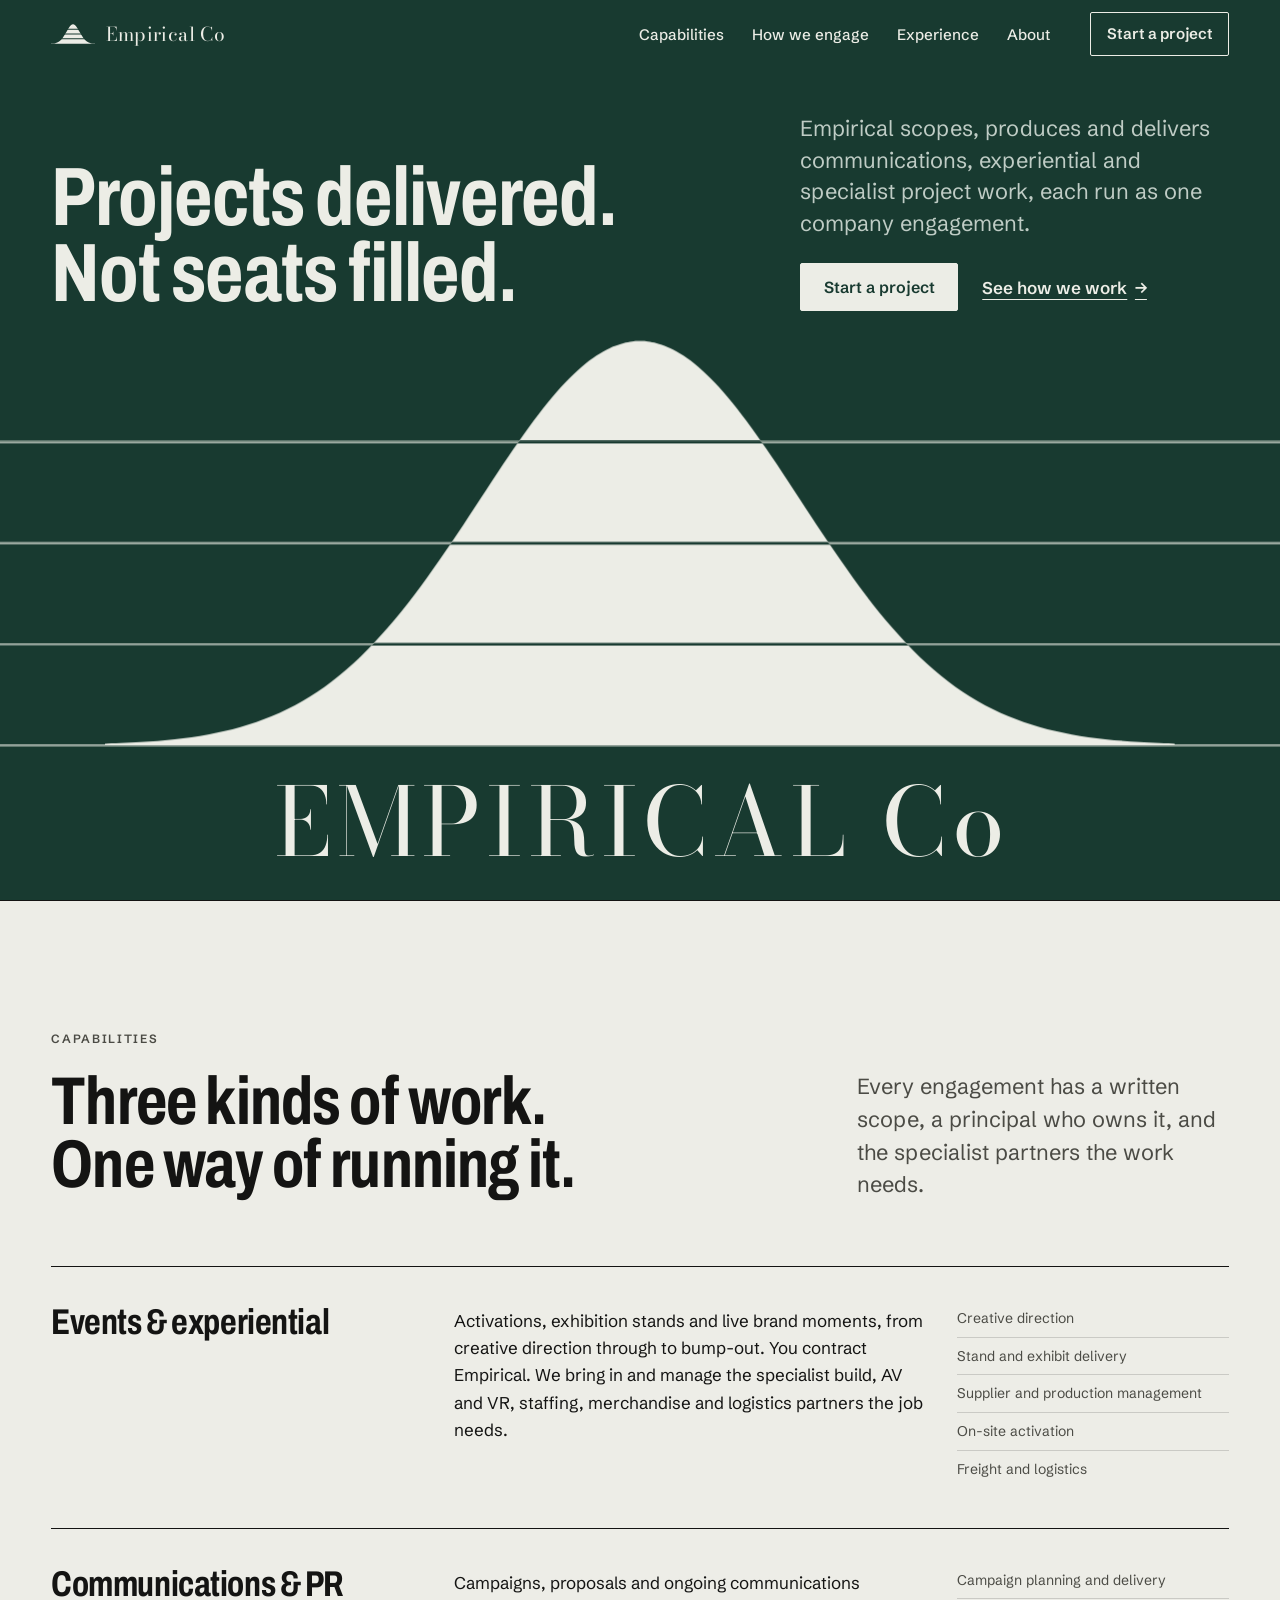
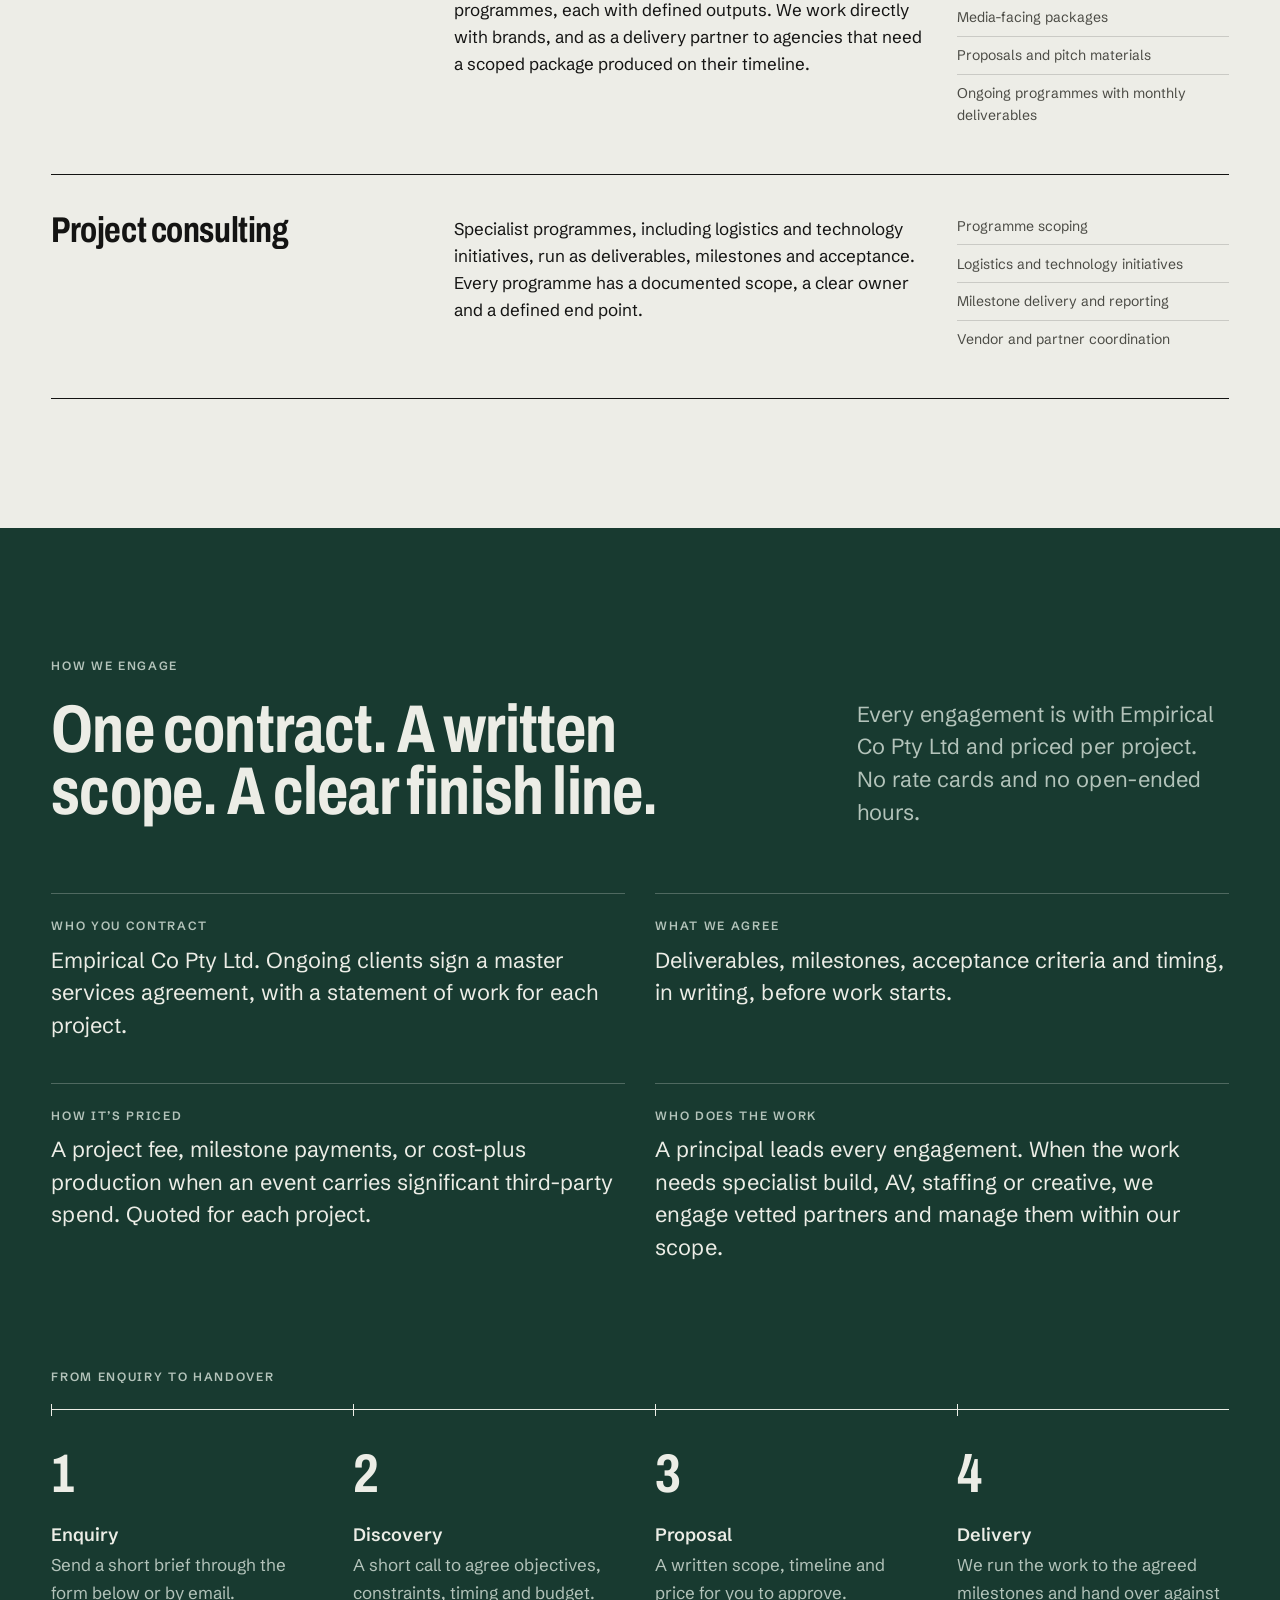
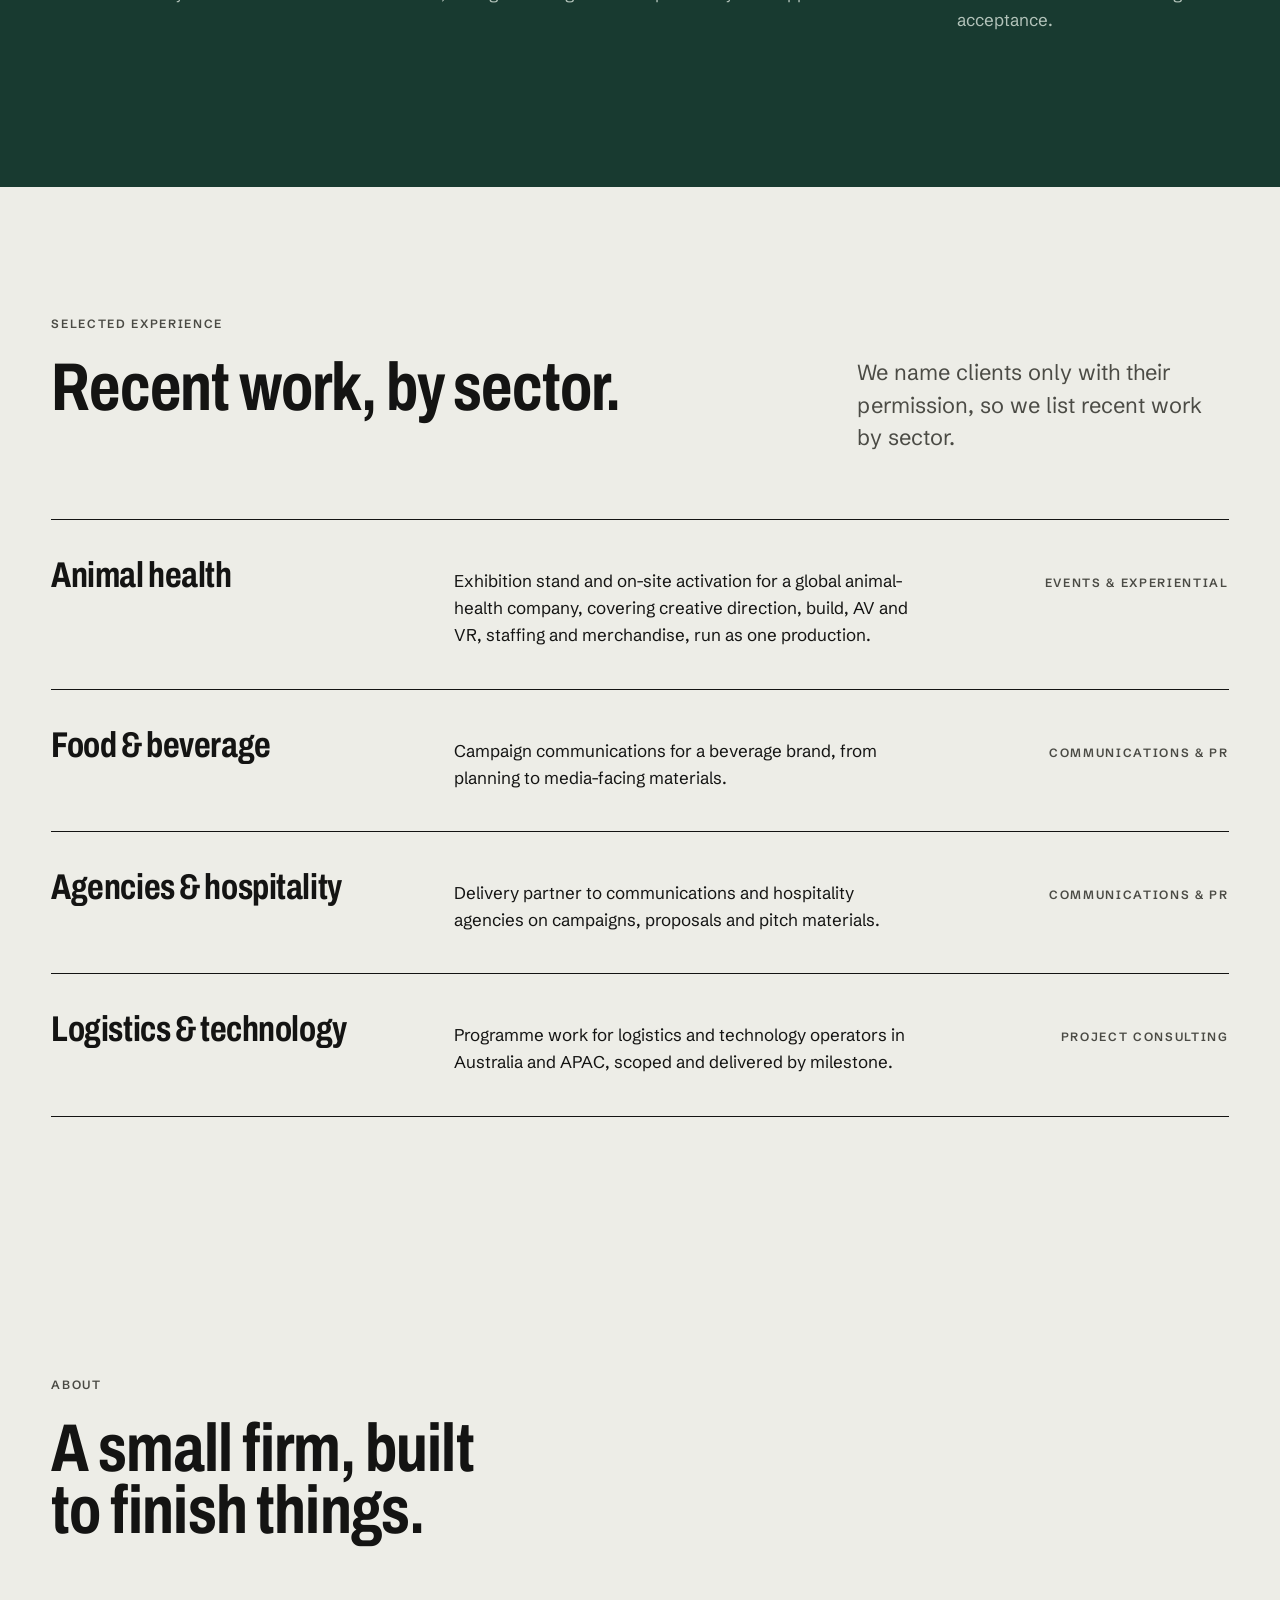
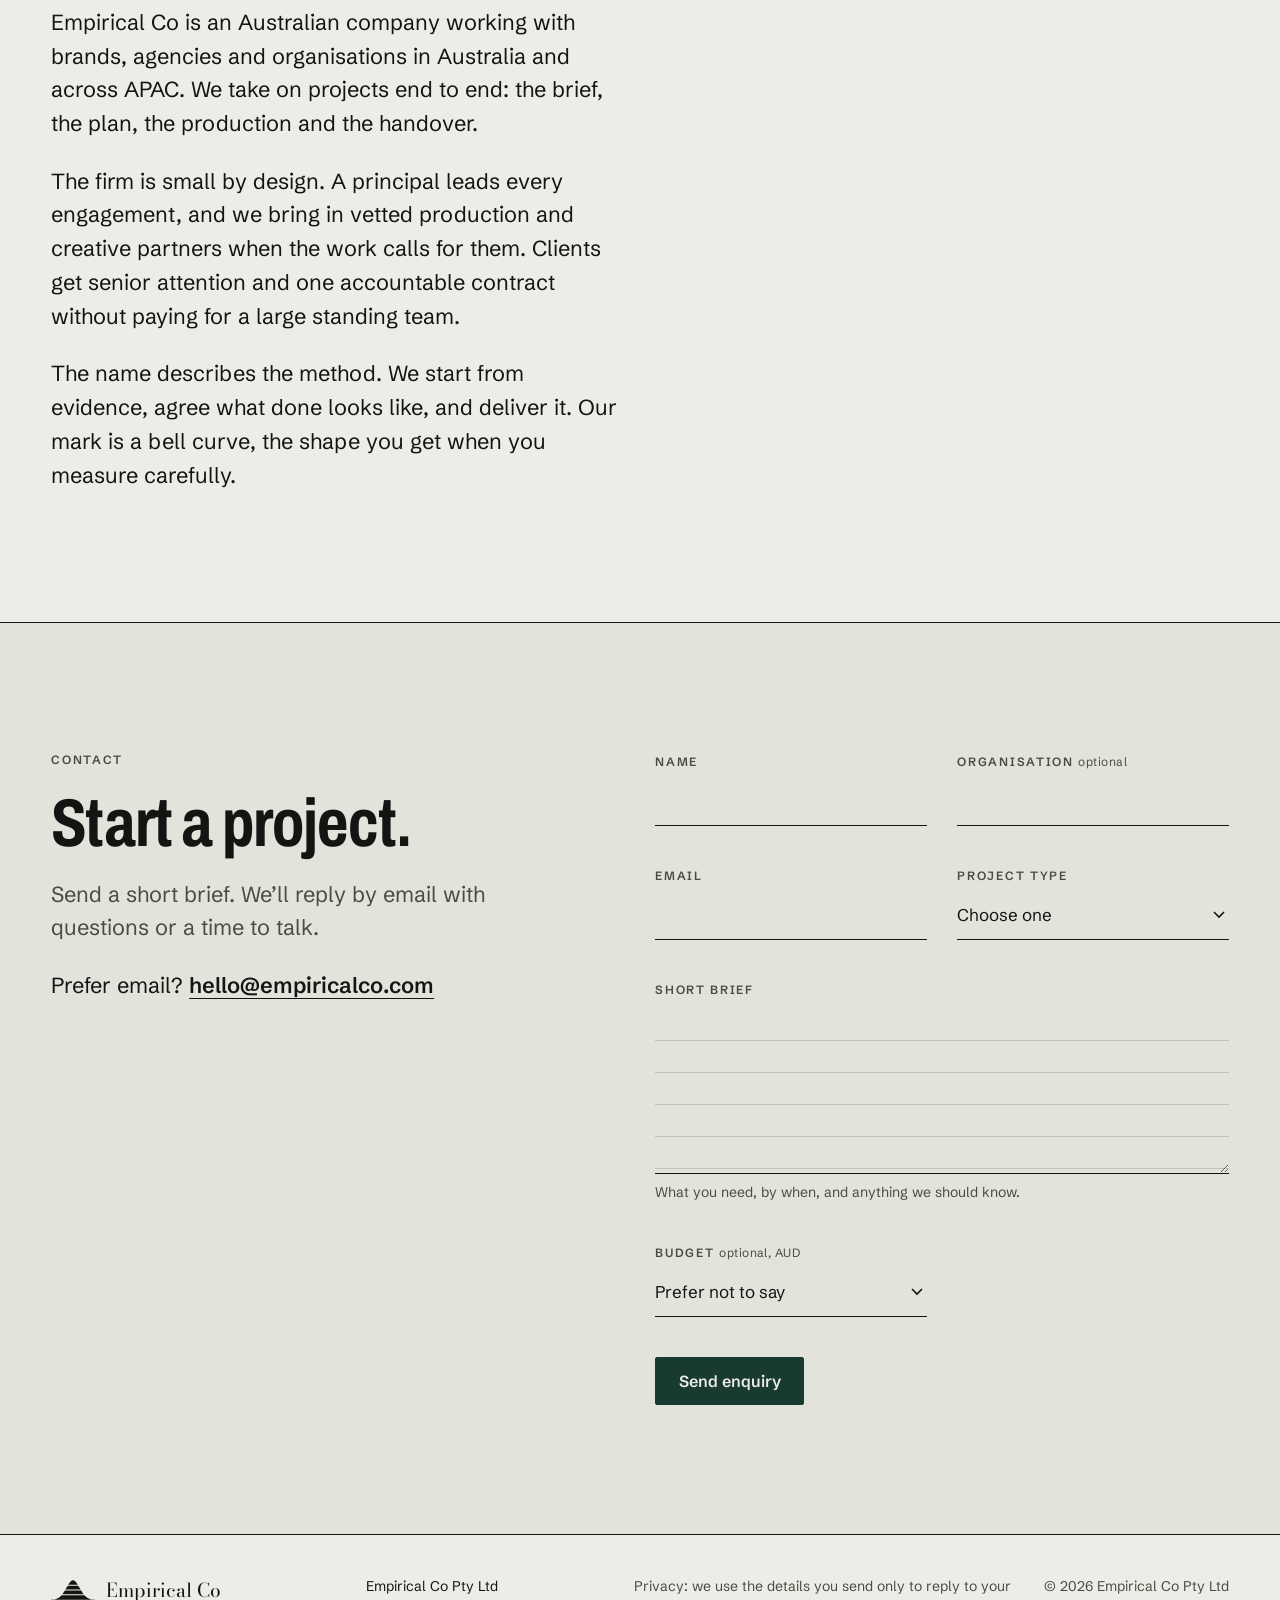
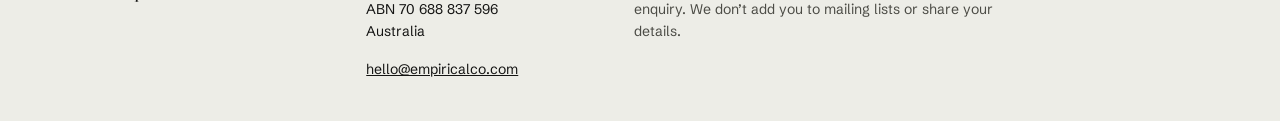
<file: index.html>
<!doctype html>
<html lang="en-AU">
<head>
<meta charset="utf-8">
<meta name="viewport" content="width=device-width, initial-scale=1, viewport-fit=cover">
<title>Empirical Co — communications, experiential, project delivery</title>
<meta name="description" content="Empirical Co Pty Ltd scopes, produces and delivers communications, experiential and specialist project work for brands and organisations in Australia and APAC.">
<link rel="canonical" href="https://empiricalco.com/">
<meta name="theme-color" content="#183A30">

<meta property="og:type" content="website">
<meta property="og:site_name" content="Empirical Co">
<meta property="og:url" content="https://empiricalco.com/">
<meta property="og:title" content="Empirical Co — communications, experiential, project delivery">
<meta property="og:description" content="Communications, experiential and specialist project work, scoped, produced and run as one company engagement.">
<meta property="og:image" content="https://empiricalco.com/assets/og.png">
<meta property="og:image:width" content="1200">
<meta property="og:image:height" content="630">
<meta property="og:image:alt" content="The Empirical Co logo: a bell curve crossed by horizontal rules, above the wordmark.">
<meta name="twitter:card" content="summary_large_image">

<link rel="icon" href="favicon.svg" type="image/svg+xml">
<link rel="icon" href="assets/favicon-32.png" sizes="32x32" type="image/png">
<link rel="apple-touch-icon" href="assets/apple-touch-icon.png">

<link rel="preconnect" href="https://fonts.googleapis.com">
<link rel="preconnect" href="https://fonts.gstatic.com" crossorigin>
<link rel="stylesheet" href="https://fonts.googleapis.com/css2?family=Archivo:wdth,wght@75,700&family=Bodoni+Moda:opsz,wght@6..96,400&family=Schibsted+Grotesk:wght@400..700&display=swap">
<link rel="stylesheet" href="styles.css">

<script type="application/ld+json">
{
  "@context": "https://schema.org",
  "@type": "Organization",
  "name": "Empirical Co",
  "legalName": "Empirical Co Pty Ltd",
  "url": "https://empiricalco.com/",
  "email": "hello@empiricalco.com",
  "taxID": "ABN 70 688 837 596",
  "logo": "https://empiricalco.com/assets/icon-512.png",
  "address": { "@type": "PostalAddress", "addressCountry": "AU" },
  "description": "Communications, experiential and specialist project work, scoped, produced and run as one company engagement."
}
</script>
</head>
<body>
<a class="skip" href="#main">Skip to content</a>

<!-- ============================================================
     NAVIGATION
     ============================================================ -->
<header class="nav" data-nav>
  <div class="wrap nav__inner">
    <a class="nav__brand" href="#top" aria-label="Empirical Co, back to top">
      <svg class="mark" viewBox="0 0 64 32" aria-hidden="true" focusable="false">
        <defs>
          <mask id="mark-cut-nav" maskUnits="userSpaceOnUse" x="0" y="0" width="64" height="32">
            <rect width="64" height="32" fill="#fff"/>
            <path d="M0 9h64M0 16h64M0 23h64" stroke="#000" stroke-width="1.6"/>
          </mask>
        </defs>
        <path mask="url(#mark-cut-nav)" fill="currentColor" d="M0.0 30.0L0.0 29.9C1.0 29.8 4.2 29.7 6.2 29.3C8.1 28.8 10.0 28.2 11.8 26.9C13.6 25.7 15.3 23.9 16.9 21.9C18.5 19.8 20.0 17.0 21.4 14.7C22.8 12.4 24.2 9.8 25.3 8.0C26.5 6.2 27.6 4.7 28.5 3.8C29.4 2.8 30.3 2.5 30.9 2.2C31.4 1.9 31.6 2.0 32.0 2.0C32.4 2.0 32.6 1.9 33.1 2.2C33.7 2.5 34.6 2.8 35.5 3.8C36.4 4.7 37.5 6.2 38.7 8.0C39.8 9.8 41.2 12.4 42.6 14.7C44.0 17.0 45.5 19.8 47.1 21.9C48.7 23.9 50.4 25.7 52.2 26.9C54.0 28.2 55.9 28.8 57.8 29.3C59.8 29.7 63.0 29.8 64.0 29.9L64.0 30.0Z"/>
      </svg>
      <span>Empirical Co</span>
    </a>
    <button class="nav__toggle" type="button" aria-expanded="false" aria-controls="nav-panel">Menu</button>
    <div class="nav__panel" id="nav-panel">
      <nav aria-label="Primary">
        <ul class="nav__links">
          <li><a href="#capabilities">Capabilities</a></li>
          <li><a href="#engage">How we engage</a></li>
          <li><a href="#experience">Experience</a></li>
          <li><a href="#about">About</a></li>
        </ul>
      </nav>
      <a class="nav__cta" href="#contact">Start a project</a>
    </div>
  </div>
</header>

<main id="main">

<!-- ============================================================
     HERO
     ============================================================ -->
<section class="hero" id="top" aria-labelledby="hero-title">
  <div class="wrap hero__copy">
    <h1 class="hero__title display" id="hero-title">Projects delivered.<br> Not seats filled.</h1>
    <div class="hero__aside">
      <p class="hero__lede">Empirical scopes, produces and delivers communications, experiential and specialist project work, each run as one company engagement.</p>
      <div class="hero__ctas">
        <a class="btn" href="#contact">Start a project</a>
        <a class="link-arrow" href="#engage">See how we work <span aria-hidden="true">→</span></a>
      </div>
    </div>
  </div>

  <div class="hero__stage">
    <svg class="lockup" viewBox="0 0 1400 700" preserveAspectRatio="xMidYMax meet" role="img" aria-labelledby="lockup-title">
      <title id="lockup-title">Empirical Co</title>
      <defs>
        <path id="curve" d="M0.0 533.0L0.0 531.0C7.7 530.6 30.9 529.8 46.1 528.9C61.2 527.9 76.2 526.8 91.0 525.1C105.7 523.4 120.3 521.5 134.7 518.9C149.0 516.2 163.2 513.2 177.1 509.2C191.1 505.2 204.8 500.6 218.3 494.9C231.8 489.2 245.1 482.7 258.2 475.1C271.3 467.5 284.2 458.9 296.8 449.2C309.5 439.5 321.9 428.7 334.1 417.1C346.3 405.4 358.3 392.5 370.0 379.1C381.7 365.7 393.2 351.2 404.5 336.5C415.7 321.7 426.8 306.2 437.5 290.7C448.3 275.3 458.8 259.4 469.1 244.0C479.3 228.6 489.4 213.0 499.1 198.3C508.8 183.5 518.3 169.0 527.5 155.5C536.7 142.0 545.6 129.0 554.3 117.2C562.9 105.4 571.3 94.4 579.3 84.5C587.3 74.7 595.1 65.8 602.5 58.0C609.9 50.2 617.1 43.5 623.8 37.7C630.6 31.9 637.0 27.1 643.1 23.1C649.2 19.0 654.9 16.0 660.2 13.4C665.5 10.9 670.4 9.2 674.9 7.8C679.3 6.4 683.4 5.6 686.9 5.0C690.3 4.4 693.5 4.3 695.7 4.1C697.9 3.9 698.6 4.0 700.0 4.0C701.4 4.0 702.1 3.9 704.3 4.1C706.5 4.3 709.7 4.4 713.1 5.0C716.6 5.6 720.7 6.4 725.1 7.8C729.6 9.2 734.5 10.9 739.8 13.4C745.1 16.0 750.8 19.0 756.9 23.1C763.0 27.1 769.4 31.9 776.2 37.7C782.9 43.5 790.1 50.2 797.5 58.0C804.9 65.8 812.7 74.7 820.7 84.5C828.7 94.4 837.1 105.4 845.7 117.2C854.4 129.0 863.3 142.0 872.5 155.5C881.7 169.0 891.2 183.5 900.9 198.3C910.6 213.0 920.6 228.6 930.9 244.0C941.2 259.4 951.7 275.3 962.5 290.7C973.2 306.2 984.3 321.7 995.5 336.5C1006.8 351.2 1018.3 365.7 1030.0 379.1C1041.7 392.5 1053.7 405.4 1065.9 417.1C1078.1 428.7 1090.5 439.5 1103.2 449.2C1115.8 458.9 1128.7 467.5 1141.8 475.1C1154.9 482.7 1168.2 489.2 1181.7 494.9C1195.2 500.6 1208.9 505.2 1222.9 509.2C1236.8 513.2 1251.0 516.2 1265.3 518.9C1279.7 521.5 1294.3 523.4 1309.0 525.1C1323.8 526.8 1338.8 527.9 1353.9 528.9C1369.1 529.8 1392.3 530.6 1400.0 531.0L1400.0 533.0Z"/>
        <clipPath id="curve-clip"><use href="#curve"/></clipPath>
      </defs>
      <g class="lockup__rules">
        <line x1="-4000" x2="5400" y1="136.2" y2="136.2"/>
        <line x1="-4000" x2="5400" y1="268.5" y2="268.5"/>
        <line x1="-4000" x2="5400" y1="400.8" y2="400.8"/>
        <line x1="-4000" x2="5400" y1="533" y2="533"/>
      </g>
      <use class="lockup__curve" href="#curve"/>
      <g class="lockup__gaps" clip-path="url(#curve-clip)">
        <line x1="0" x2="1400" y1="136.2" y2="136.2"/>
        <line x1="0" x2="1400" y1="268.5" y2="268.5"/>
        <line x1="0" x2="1400" y1="400.8" y2="400.8"/>
      </g>
      <text class="lockup__word" x="222" y="678" textLength="956" lengthAdjust="spacing">EMPIRICAL Co</text>
    </svg>
  </div>
</section>

<!-- ============================================================
     CAPABILITIES
     ============================================================ -->
<section class="section" id="capabilities" aria-labelledby="cap-title">
  <hr class="rule" data-rule>
  <div class="wrap">
    <header class="section__head grid">
      <p class="label">Capabilities</p>
      <h2 class="section__title display" id="cap-title">Three kinds of work. One way of running it.</h2>
      <p class="section__lede">Every engagement has a written scope, a principal who owns it, and the specialist partners the work needs.</p>
    </header>

    <ul class="rows" role="list">
      <li class="row pillar grid">
        <h3 class="pillar__title display">Events &amp; experiential</h3>
        <p class="pillar__text">Activations, exhibition stands and live brand moments, from creative direction through to bump-out. You contract Empirical. We bring in and manage the specialist build, AV and VR, staffing, merchandise and logistics partners the job needs.</p>
        <ul class="pillar__list" role="list">
          <li>Creative direction</li>
          <li>Stand and exhibit delivery</li>
          <li>Supplier and production management</li>
          <li>On-site activation</li>
          <li>Freight and logistics</li>
        </ul>
      </li>
      <li class="row pillar grid">
        <h3 class="pillar__title display">Communications &amp; PR</h3>
        <p class="pillar__text">Campaigns, proposals and ongoing communications programmes, each with defined outputs. We work directly with brands, and as a delivery partner to agencies that need a scoped package produced on their timeline.</p>
        <ul class="pillar__list" role="list">
          <li>Campaign planning and delivery</li>
          <li>Media-facing packages</li>
          <li>Proposals and pitch materials</li>
          <li>Ongoing programmes with monthly deliverables</li>
        </ul>
      </li>
      <li class="row pillar grid">
        <h3 class="pillar__title display">Project consulting</h3>
        <p class="pillar__text">Specialist programmes, including logistics and technology initiatives, run as deliverables, milestones and acceptance. Every programme has a documented scope, a clear owner and a defined end point.</p>
        <ul class="pillar__list" role="list">
          <li>Programme scoping</li>
          <li>Logistics and technology initiatives</li>
          <li>Milestone delivery and reporting</li>
          <li>Vendor and partner coordination</li>
        </ul>
      </li>
    </ul>
  </div>
</section>

<!-- ============================================================
     HOW WE ENGAGE
     ============================================================ -->
<section class="section band" id="engage" aria-labelledby="engage-title">
  <div class="wrap">
    <header class="section__head grid">
      <p class="label">How we engage</p>
      <h2 class="section__title display" id="engage-title">One contract. A written scope. A clear finish line.</h2>
      <p class="section__lede">Every engagement is with Empirical Co Pty Ltd and priced per project. No rate cards and no open-ended hours.</p>
    </header>

    <dl class="terms grid">
      <div class="term">
        <dt class="label">Who you contract</dt>
        <dd>Empirical Co Pty Ltd. Ongoing clients sign a master services agreement, with a statement of work for each project.</dd>
      </div>
      <div class="term">
        <dt class="label">What we agree</dt>
        <dd>Deliverables, milestones, acceptance criteria and timing, in writing, before work starts.</dd>
      </div>
      <div class="term">
        <dt class="label">How it’s priced</dt>
        <dd>A project fee, milestone payments, or cost-plus production when an event carries significant third-party spend. Quoted for each project.</dd>
      </div>
      <div class="term">
        <dt class="label">Who does the work</dt>
        <dd>A principal leads every engagement. When the work needs specialist build, AV, staffing or creative, we engage vetted partners and manage them within our scope.</dd>
      </div>
    </dl>

    <h3 class="steps__title label" id="steps-title">From enquiry to handover</h3>
    <ol class="steps" aria-labelledby="steps-title">
      <li class="step">
        <span class="step__num display" aria-hidden="true">1</span>
        <h4 class="step__name">Enquiry</h4>
        <p>Send a short brief through the form below or by email.</p>
      </li>
      <li class="step">
        <span class="step__num display" aria-hidden="true">2</span>
        <h4 class="step__name">Discovery</h4>
        <p>A short call to agree objectives, constraints, timing and budget.</p>
      </li>
      <li class="step">
        <span class="step__num display" aria-hidden="true">3</span>
        <h4 class="step__name">Proposal</h4>
        <p>A written scope, timeline and price for you to approve.</p>
      </li>
      <li class="step">
        <span class="step__num display" aria-hidden="true">4</span>
        <h4 class="step__name">Delivery</h4>
        <p>We run the work to the agreed milestones and hand over against acceptance.</p>
      </li>
    </ol>
  </div>
</section>

<!-- ============================================================
     SELECTED EXPERIENCE
     Sectors only. Add client names here only once they have agreed.
     ============================================================ -->
<section class="section" id="experience" aria-labelledby="exp-title">
  <div class="wrap">
    <header class="section__head grid">
      <p class="label">Selected experience</p>
      <h2 class="section__title display" id="exp-title">Recent work, by sector.</h2>
      <p class="section__lede">We name clients only with their permission, so we list recent work by sector.</p>
    </header>

    <ul class="rows" role="list">
      <li class="row work grid">
        <h3 class="work__sector display">Animal health</h3>
        <p class="work__desc">Exhibition stand and on-site activation for a global animal-health company, covering creative direction, build, AV and VR, staffing and merchandise, run as one production.</p>
        <p class="work__type label">Events &amp; experiential</p>
      </li>
      <li class="row work grid">
        <h3 class="work__sector display">Food &amp; beverage</h3>
        <p class="work__desc">Campaign communications for a beverage brand, from planning to media-facing materials.</p>
        <p class="work__type label">Communications &amp; PR</p>
      </li>
      <li class="row work grid">
        <h3 class="work__sector display">Agencies &amp; hospitality</h3>
        <p class="work__desc">Delivery partner to communications and hospitality agencies on campaigns, proposals and pitch materials.</p>
        <p class="work__type label">Communications &amp; PR</p>
      </li>
      <li class="row work grid">
        <h3 class="work__sector display">Logistics &amp; technology</h3>
        <p class="work__desc">Programme work for logistics and technology operators in Australia and APAC, scoped and delivered by milestone.</p>
        <p class="work__type label">Project consulting</p>
      </li>
    </ul>
  </div>
</section>

<!-- ============================================================
     ABOUT
     ============================================================ -->
<section class="section" id="about" aria-labelledby="about-title">
  <hr class="rule" data-rule>
  <div class="wrap">
    <header class="section__head grid">
      <p class="label">About</p>
      <h2 class="section__title display" id="about-title">A small firm, built to finish things.</h2>
    </header>

    <div class="about grid">
      <div class="about__story">
        <p>Empirical Co is an Australian company working with brands, agencies and organisations in Australia and across APAC. We take on projects end to end: the brief, the plan, the production and the handover.</p>
        <p>The firm is small by design. A principal leads every engagement, and we bring in vetted production and creative partners when the work calls for them. Clients get senior attention and one accountable contract without paying for a large standing team.</p>
        <p>The name describes the method. We start from evidence, agree what done looks like, and deliver it. Our mark is a bell curve, the shape you get when you measure carefully.</p>
      </div>

      <!-- PRINCIPALS: hidden until names and one-line descriptions are confirmed.
           To restore, add a block like this (two principals, equal weight):
      <div class="principals">
        <p class="label principals__label">Principals</p>
        <div class="principal">
          <h3 class="principal__name display">Full Name</h3>
          <p class="principal__role">Director</p>
          <p>One line on what they lead.</p>
        </div>
        (repeat .principal for the second director)
      </div>
      -->
    </div>
  </div>
</section>

<!-- ============================================================
     CONTACT
     The form posts to Formspree. To change where enquiries go,
     change the form's action URL (see README).
     ============================================================ -->
<section class="section contact" id="contact" aria-labelledby="contact-title">
  <hr class="rule" data-rule>
  <div class="wrap grid contact__grid">
    <div class="contact__intro">
      <p class="label">Contact</p>
      <h2 class="section__title display" id="contact-title">Start a project.</h2>
      <p class="section__lede">Send a short brief. We’ll reply by email with questions or a time to talk.</p>
      <p class="contact__email">Prefer email? <a href="mailto:hello@empiricalco.com">hello@empiricalco.com</a></p>
    </div>

    <div class="contact__form">
      <form class="form" id="enquiry" action="https://formspree.io/f/mqayrlvp" method="POST" novalidate>
        <input type="hidden" name="_subject" value="New enquiry from empiricalco.com">
        <div class="form__hp" aria-hidden="true">
          <label for="f-gotcha">Leave this field empty</label>
          <input type="text" id="f-gotcha" name="_gotcha" tabindex="-1" autocomplete="off">
        </div>

        <div class="field">
          <label for="f-name">Name</label>
          <input id="f-name" name="name" type="text" autocomplete="name" required>
        </div>
        <div class="field">
          <label for="f-org">Organisation <span class="opt">optional</span></label>
          <input id="f-org" name="organisation" type="text" autocomplete="organization">
        </div>
        <div class="field">
          <label for="f-email">Email</label>
          <input id="f-email" name="email" type="email" autocomplete="email" required>
        </div>
        <div class="field">
          <label for="f-type">Project type</label>
          <select id="f-type" name="project_type" required>
            <option value="" selected disabled>Choose one</option>
            <option>Events &amp; experiential</option>
            <option>Communications &amp; PR</option>
            <option>Project consulting</option>
            <option>Other</option>
          </select>
        </div>
        <div class="field field--wide">
          <label for="f-brief">Short brief</label>
          <textarea id="f-brief" name="brief" rows="5" required aria-describedby="f-brief-hint"></textarea>
          <p class="field__hint" id="f-brief-hint">What you need, by when, and anything we should know.</p>
        </div>
        <div class="field">
          <label for="f-budget">Budget <span class="opt">optional, AUD</span></label>
          <select id="f-budget" name="budget">
            <option value="" selected>Prefer not to say</option>
            <option>Under $20k</option>
            <option>$20k–$50k</option>
            <option>$50k–$150k</option>
            <option>$150k+</option>
            <option>Not sure yet</option>
          </select>
        </div>
        <div class="form__actions">
          <button class="btn" type="submit">Send enquiry</button>
          <p class="form__status" id="form-status" role="status" aria-live="polite"></p>
        </div>
      </form>

      <div class="form-done" id="form-done" tabindex="-1" hidden>
        <p class="form-done__title display" id="form-done-title">Thank you.</p>
        <p>Your brief is with us. We’ll be in touch by email.</p>
      </div>
    </div>
  </div>
</section>

</main>

<!-- ============================================================
     FOOTER
     ============================================================ -->
<footer class="footer">
  <hr class="rule">
  <div class="wrap footer__inner">
    <p class="footer__brand">
      <svg class="mark" viewBox="0 0 64 32" aria-hidden="true" focusable="false">
        <defs>
          <mask id="mark-cut-foot" maskUnits="userSpaceOnUse" x="0" y="0" width="64" height="32">
            <rect width="64" height="32" fill="#fff"/>
            <path d="M0 9h64M0 16h64M0 23h64" stroke="#000" stroke-width="1.6"/>
          </mask>
        </defs>
        <path mask="url(#mark-cut-foot)" fill="currentColor" d="M0.0 30.0L0.0 29.9C1.0 29.8 4.2 29.7 6.2 29.3C8.1 28.8 10.0 28.2 11.8 26.9C13.6 25.7 15.3 23.9 16.9 21.9C18.5 19.8 20.0 17.0 21.4 14.7C22.8 12.4 24.2 9.8 25.3 8.0C26.5 6.2 27.6 4.7 28.5 3.8C29.4 2.8 30.3 2.5 30.9 2.2C31.4 1.9 31.6 2.0 32.0 2.0C32.4 2.0 32.6 1.9 33.1 2.2C33.7 2.5 34.6 2.8 35.5 3.8C36.4 4.7 37.5 6.2 38.7 8.0C39.8 9.8 41.2 12.4 42.6 14.7C44.0 17.0 45.5 19.8 47.1 21.9C48.7 23.9 50.4 25.7 52.2 26.9C54.0 28.2 55.9 28.8 57.8 29.3C59.8 29.7 63.0 29.8 64.0 29.9L64.0 30.0Z"/>
      </svg>
      <span>Empirical Co</span>
    </p>
    <div class="footer__legal">
      <p>Empirical Co Pty Ltd<br>ABN 70 688 837 596<br>Australia</p>
      <p><a href="mailto:hello@empiricalco.com">hello@empiricalco.com</a></p>
    </div>
    <p class="footer__privacy">Privacy: we use the details you send only to reply to your enquiry. We don’t add you to mailing lists or share your details.</p>
    <p class="footer__copy">© <span data-year>2026</span> Empirical Co Pty Ltd</p>
  </div>
</footer>

<script src="main.js" defer></script>
</body>
</html>
</file>
<file: styles.css>
/* ==========================================================================
   Empirical Co — styles
   Layout concept: the ruled lines in the logo are the page's structure.
   Full-bleed rules open sections; content hangs off them on a 12-column frame.
   ========================================================================== */

/* Direction: Forest. Colour-field hero in deep green, condensed grotesque display,
   Didone wordmark carried over from the original logo. */
:root {
  color-scheme: light;

  /* Colour */
  --forest: #183A30;
  --paper: #EDEDE7;
  --paper-2: #E3E3DC;
  --ink: #141413;
  --ink-2: #4B4B45;
  --line: #141413;
  --line-soft: rgba(20, 20, 19, 0.16);

  --band: var(--forest);      /* "How we engage" band */
  --band-fg: #ECEDE6;
  --band-fg-2: #B3C3BA;
  --band-line: rgba(236, 237, 230, 0.26);

  --hero-bg: var(--forest);
  --hero-fg: #ECEDE6;
  --hero-fg-2: #BFCCC5;
  --hero-rule: rgba(236, 237, 230, 0.62);
  --hero-curve: #ECEDE6;
  --hero-gap: var(--forest);
  --hero-btn-bg: #ECEDE6;
  --hero-btn-fg: var(--forest);

  --btn-bg: var(--forest);
  --btn-fg: #ECEDE6;

  /* Type */
  --font-display: "Archivo", "Schibsted Grotesk", ui-sans-serif, system-ui, sans-serif;
  --font-wordmark: "Bodoni Moda", "Bodoni 72", Didot, Georgia, serif;
  --font-body: "Schibsted Grotesk", ui-sans-serif, system-ui, -apple-system, "Segoe UI", Helvetica, sans-serif;
  --display-weight: 700;
  --display-stretch: 75%;
  --display-tracking: -0.012em;
  --display-leading: 0.92;

  --fs-label: 0.75rem;
  --fs-small: 0.875rem;
  --fs-body: 1.0625rem;
  --fs-lead: clamp(1.125rem, 1rem + 0.45vw, 1.375rem);
  --fs-h3: clamp(1.55rem, 1.2rem + 1.3vw, 2.4rem);
  --fs-h2: clamp(2.4rem, 1.5rem + 3.4vw, 4.9rem);
  --fs-hero: clamp(2.6rem, 1.25rem + 4.9vw, 5.8rem);

  /* Space */
  --s-1: 0.5rem;
  --s-2: 1rem;
  --s-3: 1.5rem;
  --s-4: 2.5rem;
  --s-5: 4rem;
  --s-6: clamp(4.5rem, 2.5rem + 7vw, 9.5rem);
  --wrap: 1360px;
  --gutter: clamp(16px, 4vw, 56px);
  --col-gap: clamp(16px, 2.4vw, 40px);
  --nav-h: 68px;

  --ease: cubic-bezier(0.2, 0.7, 0.1, 1);
}

/* ---------- Base ---------- */
*, *::before, *::after { box-sizing: border-box; }
[hidden] { display: none !important; }
html {
  -webkit-text-size-adjust: 100%;
  scroll-behavior: smooth;
  scroll-padding-top: calc(var(--nav-h) + 12px);
}
body {
  margin: 0;
  background: var(--paper);
  color: var(--ink);
  font-family: var(--font-body);
  font-size: var(--fs-body);
  line-height: 1.6;
  -webkit-font-smoothing: antialiased;
  text-rendering: optimizeLegibility;
  overflow-x: clip;
}
img, svg { max-width: 100%; }
a { color: inherit; }
p, h1, h2, h3, h4, dl, dd, ul, ol { margin: 0; }
ul[role="list"], ol { list-style: none; padding: 0; }
::selection { background: var(--ink); color: var(--paper); }
:focus-visible { outline: 2px solid currentColor; outline-offset: 3px; }

.wrap {
  width: 100%;
  max-width: calc(var(--wrap) + 2 * var(--gutter));
  margin-inline: auto;
  padding-left: max(var(--gutter), env(safe-area-inset-left, 0px));
  padding-right: max(var(--gutter), env(safe-area-inset-right, 0px));
}
.grid {
  display: grid;
  grid-template-columns: repeat(12, minmax(0, 1fr));
  column-gap: var(--col-gap);
}
.grid > * { grid-column: 1 / -1; min-width: 0; }

.display {
  font-family: var(--font-display);
  font-weight: var(--display-weight);
  font-stretch: var(--display-stretch);
  letter-spacing: var(--display-tracking);
  line-height: var(--display-leading);
  text-wrap: balance;
}

.label {
  font-family: var(--font-body);
  font-size: var(--fs-label);
  font-weight: 600;
  letter-spacing: 0.14em;
  text-transform: uppercase;
  line-height: 1.4;
  color: var(--ink-2);
}

.skip {
  position: absolute;
  left: 8px;
  top: -80px;
  z-index: 50;
  padding: 0.75rem 1rem;
  background: var(--ink);
  color: var(--paper);
  text-decoration: none;
}
.skip:focus { top: calc(8px + env(safe-area-inset-top, 0px)); }

/* ---------- Buttons & links ---------- */
.btn {
  display: inline-flex;
  align-items: center;
  justify-content: center;
  min-height: 48px;
  padding: 0.85rem 1.4rem;
  border: 1.5px solid var(--btn-bg);
  border-radius: 2px;
  background: var(--btn-bg);
  color: var(--btn-fg);
  font: 600 1rem/1 var(--font-body);
  text-decoration: none;
  cursor: pointer;
  transition: background-color 0.2s, color 0.2s;
}
.btn:hover { background: transparent; color: var(--btn-bg); }
.btn[disabled] { opacity: 0.6; cursor: progress; }

.link-arrow {
  display: inline-flex;
  align-items: center;
  gap: 0.45em;
  min-height: 48px;
  font-weight: 600;
  text-decoration: underline;
  text-decoration-thickness: 1px;
  text-underline-offset: 0.3em;
}
.link-arrow span { transition: transform 0.25s var(--ease); }
.link-arrow:hover span { transform: translateX(4px); }

/* ---------- Navigation ---------- */
.nav {
  position: fixed;
  inset: 0 0 auto;
  z-index: 20;
  padding-top: env(safe-area-inset-top, 0px);
  color: var(--hero-fg);
  transition: background-color 0.3s, color 0.3s, box-shadow 0.3s;
}
.nav[data-scrolled], .nav[data-open] {
  background: var(--paper);
  color: var(--ink);
  box-shadow: 0 1px 0 var(--line-soft);
}
.nav__inner {
  display: flex;
  align-items: center;
  gap: var(--s-3);
  height: var(--nav-h);
}
.nav__brand {
  display: inline-flex;
  align-items: center;
  gap: 0.65rem;
  margin-right: auto;
  font-family: var(--font-wordmark);
  font-size: 1.2rem;
  letter-spacing: 0.02em;
  text-decoration: none;
}
.mark { width: 44px; height: 22px; flex: none; }
.nav__panel { display: flex; align-items: center; gap: var(--s-4); }
.nav__links { display: flex; gap: 1.75rem; list-style: none; padding: 0; }
.nav__links a, .nav__cta {
  font-size: 0.95rem;
  font-weight: 500;
  text-decoration: none;
  padding-block: 0.5rem;
  background: linear-gradient(currentColor, currentColor) 0 100% / 0 1px no-repeat;
  transition: background-size 0.3s var(--ease);
}
.nav__links a:hover, .nav__cta:hover { background-size: 100% 1px; }
.nav__cta {
  padding: 0.55rem 0.95rem;
  border: 1.5px solid currentColor;
  border-radius: 2px;
  font-weight: 600;
  background: none;
  transition: background-color 0.2s, color 0.2s;
}
.nav[data-scrolled] .nav__cta:hover, .nav[data-open] .nav__cta:hover { background: var(--ink); color: var(--paper); }
.nav:not([data-scrolled]):not([data-open]) .nav__cta:hover { background: var(--hero-fg); color: var(--hero-bg); }
.nav__toggle {
  display: none;
  min-height: 44px;
  padding: 0 0.9rem;
  border: 1.5px solid currentColor;
  border-radius: 2px;
  background: none;
  color: inherit;
  font: 600 0.95rem/1 var(--font-body);
  cursor: pointer;
}

@media (max-width: 860px) {
  .nav__toggle { display: inline-flex; align-items: center; }
  .nav__panel {
    display: none;
    position: absolute;
    top: 100%;
    left: 0;
    right: 0;
    flex-direction: column;
    align-items: stretch;
    gap: var(--s-3);
    padding: var(--s-1) max(var(--gutter), env(safe-area-inset-right, 0px)) var(--s-4) max(var(--gutter), env(safe-area-inset-left, 0px));
    background: var(--paper);
    color: var(--ink);
    box-shadow: 0 1px 0 var(--line-soft);
  }
  .nav[data-open] .nav__panel { display: flex; }
  .nav__links { flex-direction: column; gap: 0; }
  .nav__links a {
    display: block;
    padding-block: 0.7rem;
    border-bottom: 1px solid var(--line-soft);
    background: none;
    font-family: var(--font-display);
    font-weight: var(--display-weight);
    font-stretch: var(--display-stretch);
    font-size: 1.9rem;
    line-height: 1.1;
  }
  .nav__cta { align-self: flex-start; padding: 0.8rem 1.2rem; }
}

/* ---------- Hero ---------- */
.hero {
  position: relative;
  display: flex;
  flex-direction: column;
  min-height: 100svh;
  padding-top: calc(var(--nav-h) + env(safe-area-inset-top, 0px));
  background: var(--hero-bg);
  color: var(--hero-fg);
  overflow: hidden;
  --btn-bg: var(--hero-btn-bg);
  --btn-fg: var(--hero-btn-fg);
}
.hero__copy {
  display: grid;
  gap: var(--s-3);
  padding-top: clamp(1.25rem, 5vh, 4rem);
  padding-bottom: clamp(1rem, 3vh, 2.5rem);
}
.hero__title { font-size: var(--fs-hero); }
.hero__lede {
  max-width: 34ch;
  font-size: var(--fs-lead);
  line-height: 1.45;
  color: var(--hero-fg-2);
}
.hero__ctas {
  display: flex;
  flex-wrap: wrap;
  align-items: center;
  gap: var(--s-1) var(--s-3);
  margin-top: var(--s-3);
}
@media (min-width: 900px) {
  .hero__copy {
    grid-template-columns: minmax(0, 1.6fr) minmax(0, 1fr);
    align-items: end;
    column-gap: var(--s-5);
  }
}

.hero__stage {
  --stage-pad: clamp(14px, 3vh, 36px);
  position: relative;
  flex: 1 1 auto;
  min-height: clamp(220px, 40vh, 640px);
}
.lockup {
  position: absolute;
  left: 0;
  top: 0;
  width: 100%;
  height: calc(100% - var(--stage-pad));
  overflow: visible;
}
.lockup__rules line { stroke: var(--hero-rule); stroke-width: 3.2; }
.lockup__curve { fill: var(--hero-curve); }
.lockup__gaps line { stroke: var(--hero-gap); stroke-width: 3.6; }
.lockup__word {
  fill: var(--hero-fg);
  font-family: var(--font-wordmark);
  font-size: 124px;
  font-weight: 400;
  font-variation-settings: "opsz" 30;
}

@media (max-width: 699px) {
  .hero__stage {
    display: flex;
    align-items: flex-end;
    min-height: 0;
    padding-bottom: var(--stage-pad);
  }
  .lockup {
    position: static;
    display: block;
    flex: none;
    width: 130%;
    max-width: none;
    height: auto;
    margin-left: -15%;
  }
}

/* Hero entrance: rules extend from the centre, the curve rises, the wordmark settles. */
@media (prefers-reduced-motion: no-preference) {
  .lockup__rules line {
    transform-box: fill-box;
    transform-origin: 50% 50%;
    animation: rule-in 1.3s var(--ease) both;
  }
  .lockup__rules line:nth-child(2) { animation-delay: 0.06s; }
  .lockup__rules line:nth-child(3) { animation-delay: 0.12s; }
  .lockup__rules line:nth-child(4) { animation-delay: 0.18s; }
  .lockup__curve {
    transform-box: fill-box;
    transform-origin: 50% 100%;
    animation: rise 1.3s 0.2s cubic-bezier(0.25, 0.8, 0.2, 1) both;
  }
  .lockup__gaps { animation: fade 0.45s 1.3s both; }
  .lockup__word {
    transform-box: fill-box;
    animation: word-in 1.1s 0.55s var(--ease) both;
  }
}
@keyframes rule-in { from { transform: scaleX(0); } }
@keyframes rise { from { transform: scaleY(0.015); } }
@keyframes fade { from { opacity: 0; } }
@keyframes word-in { from { opacity: 0; transform: translateY(14px); } }

/* ---------- Sections ---------- */
.section { position: relative; padding-bottom: var(--s-6); }
.section > .wrap { padding-top: var(--s-6); }
.rule {
  display: block;
  height: 1px;
  margin: 0;
  border: 0;
  background: var(--line);
  transform-origin: 0 50%;
}
.motion .rule[data-rule] { transition: transform 1.2s var(--ease); }
.motion .rule[data-rule]:not(.is-in) { transform: scaleX(0); }

.section__head { row-gap: var(--s-3); margin-bottom: var(--s-5); }
.section__title { font-size: var(--fs-h2); }
.section__lede { max-width: 42ch; font-size: var(--fs-lead); line-height: 1.5; color: var(--ink-2); }
@media (min-width: 900px) {
  .section__head .section__title { grid-column: 1 / 9; }
  .section__head .section__lede { grid-column: 9 / -1; align-self: end; }
}

/* Ruled rows (capabilities, experience) */
.rows { border-bottom: 1px solid var(--line); }
.row {
  row-gap: var(--s-2);
  padding-block: var(--s-4);
  border-top: 1px solid var(--line);
}

.pillar__title { font-size: var(--fs-h3); }
.pillar__text { max-width: 60ch; }
.pillar__list { font-size: var(--fs-small); color: var(--ink-2); }
.pillar__list li { padding-block: 0.45rem; border-top: 1px solid var(--line-soft); }
.pillar__list li:first-child { border-top: 0; padding-top: 0; }
@media (min-width: 700px) {
  .pillar__text { grid-column: 1 / 8; }
  .pillar__list { grid-column: 8 / -1; }
}
@media (min-width: 1024px) {
  .pillar__title { grid-column: 1 / 5; }
  .pillar__text { grid-column: 5 / 10; }
  .pillar__list { grid-column: 10 / -1; }
}

.work__sector { font-size: var(--fs-h3); }
.work__desc { max-width: 60ch; }
@media (min-width: 900px) {
  .work { align-items: baseline; }
  .work__sector { grid-column: 1 / 5; }
  .work__desc { grid-column: 5 / 10; }
  .work__type { grid-column: 10 / -1; justify-self: end; text-align: right; }
}

/* ---------- How we engage (band) ---------- */
.band {
  background: var(--band);
  color: var(--band-fg);
  --ink-2: var(--band-fg-2);
  --line: var(--band-fg);
  --line-soft: var(--band-line);
}
.band ::selection { background: var(--band-fg); color: var(--band); }

.terms { row-gap: 0; margin-bottom: var(--s-5); }
.term {
  display: grid;
  gap: 0.6rem;
  align-content: start;
  padding-block: var(--s-3) var(--s-4);
  border-top: 1px solid var(--line-soft);
}
.term dd { max-width: 48ch; font-size: var(--fs-lead); line-height: 1.5; }
@media (min-width: 900px) {
  .term:nth-child(odd) { grid-column: 1 / 7; }
  .term:nth-child(even) { grid-column: 7 / -1; }
}

.steps__title { margin-bottom: var(--s-3); }
.steps {
  display: grid;
  grid-template-columns: 1fr;
  border-top: 1px solid var(--line);
}
.step {
  position: relative;
  display: grid;
  align-content: start;
  grid-template-columns: 3.25rem minmax(0, 1fr);
  column-gap: var(--s-2);
  padding-block: var(--s-3);
  border-bottom: 1px solid var(--line-soft);
}
.step__num { grid-row: span 2; font-size: 2.6rem; line-height: 0.9; }
.step__name { font-size: 1.125rem; font-weight: 600; line-height: 1.3; margin-bottom: 0.3rem; }
.step p { color: var(--ink-2); max-width: 32ch; }
@media (min-width: 900px) {
  .steps { grid-template-columns: repeat(4, minmax(0, 1fr)); column-gap: var(--col-gap); }
  .step {
    grid-template-columns: 1fr;
    padding-top: var(--s-4);
    border-bottom: 0;
  }
  .step::before {
    content: "";
    position: absolute;
    top: -6px;
    left: 0;
    width: 1px;
    height: 12px;
    background: var(--line);
  }
  .step__num { grid-row: auto; font-size: 3.4rem; margin-bottom: var(--s-3); }
}

/* ---------- About ---------- */
.about { row-gap: var(--s-5); }
.about__story { display: grid; gap: 1.1em; max-width: 62ch; font-size: var(--fs-lead); line-height: 1.55; }
.principals {
  display: grid;
  grid-template-columns: 1fr;
  gap: 0 var(--col-gap);
  align-content: start;
}
.principals__label { grid-column: 1 / -1; margin-bottom: var(--s-2); }
.principal {
  display: grid;
  gap: 0.35rem;
  align-content: start;
  padding-block: var(--s-3);
  border-top: 1px solid var(--line);
}
.principal__name { font-size: var(--fs-h3); }
.principal__role { font-size: var(--fs-small); font-weight: 600; letter-spacing: 0.04em; margin-bottom: 0.4rem; }
.principal p:last-child { color: var(--ink-2); max-width: 40ch; }
@media (min-width: 560px) {
  .principals { grid-template-columns: repeat(2, minmax(0, 1fr)); }
}
@media (min-width: 1024px) {
  .about__story { grid-column: 1 / 7; }
  .principals { grid-column: 7 / -1; }
}

/* ---------- Contact ---------- */
.contact { background: var(--paper-2); }
.contact__grid { row-gap: var(--s-5); }
.contact__intro { display: grid; gap: var(--s-3); align-content: start; }
.contact__email { font-size: var(--fs-lead); }
.contact__email a { font-weight: 600; text-underline-offset: 0.25em; text-decoration-thickness: 1px; }
@media (min-width: 1024px) {
  .contact__intro { grid-column: 1 / 6; }
  .contact__form { grid-column: 7 / -1; }
}

.form {
  display: grid;
  grid-template-columns: 1fr;
  gap: var(--s-4) var(--col-gap);
}
@media (min-width: 640px) {
  .form { grid-template-columns: repeat(2, minmax(0, 1fr)); }
  .field--wide, .form__actions { grid-column: 1 / -1; }
}
.form__hp { position: absolute; left: -10000px; width: 1px; height: 1px; overflow: hidden; }
.field { display: grid; gap: 0.4rem; align-content: start; min-width: 0; }
.field label {
  font-size: var(--fs-label);
  font-weight: 600;
  letter-spacing: 0.14em;
  text-transform: uppercase;
  color: var(--ink-2);
}
.field .opt { letter-spacing: 0.04em; text-transform: none; font-weight: 400; }
.field input, .field select, .field textarea {
  width: 100%;
  min-height: 48px;
  padding: 0.55rem 0;
  border: 0;
  border-bottom: 1.5px solid var(--ink);
  border-radius: 0;
  background-color: transparent;
  color: var(--ink);
  font: inherit;
  font-size: 1.0625rem;
}
.field select {
  appearance: none;
  -webkit-appearance: none;
  padding-right: 1.75rem;
  background-image: url("data:image/svg+xml,%3Csvg xmlns='http://www.w3.org/2000/svg' width='12' height='8' viewBox='0 0 12 8'%3E%3Cpath d='M1 1l5 5 5-5' fill='none' stroke='%23141413' stroke-width='1.6'/%3E%3C/svg%3E");
  background-repeat: no-repeat;
  background-position: right 0.25rem center;
  cursor: pointer;
}
.field textarea {
  --lh: 2rem;
  min-height: calc(var(--lh) * 5 + 0.5rem);
  padding: 0.25rem 0;
  line-height: var(--lh);
  resize: vertical;
  /* Ruled like a notepad, echoing the mark */
  background-image: repeating-linear-gradient(to bottom, transparent 0, transparent calc(var(--lh) - 1px), var(--line-soft) calc(var(--lh) - 1px), var(--line-soft) var(--lh));
  background-position: 0 0.25rem;
  background-attachment: local;
}
.field input:focus-visible, .field select:focus-visible, .field textarea:focus-visible {
  outline: 2px solid var(--ink);
  outline-offset: 4px;
}
.field [aria-invalid="true"] { border-bottom-color: #A3261B; }
.field__hint { font-size: var(--fs-small); color: var(--ink-2); }
.field__error { font-size: var(--fs-small); color: #A3261B; font-weight: 500; }

.form__actions { display: flex; flex-wrap: wrap; align-items: center; gap: var(--s-2) var(--s-3); }
.form__status { font-size: var(--fs-small); color: var(--ink-2); }
.form__status[data-error] { color: #A3261B; font-weight: 500; }

.form-done {
  display: grid;
  gap: var(--s-2);
  padding-block: var(--s-4);
  border-top: 1px solid var(--line);
  font-size: var(--fs-lead);
}
.form-done:focus { outline: none; }
.form-done__title { font-size: var(--fs-h2); }

/* ---------- Footer ---------- */
.footer { padding-bottom: calc(var(--s-4) + env(safe-area-inset-bottom, 0px)); font-size: var(--fs-small); }
.footer__inner {
  display: grid;
  grid-template-columns: 1fr;
  gap: var(--s-3) var(--col-gap);
  padding-top: var(--s-4);
}
.footer__brand { display: inline-flex; align-items: center; gap: 0.65rem; font-family: var(--font-wordmark); font-size: 1.2rem; }
.footer__legal { display: grid; gap: var(--s-2); }
.footer__privacy { max-width: 46ch; color: var(--ink-2); }
.footer__copy { color: var(--ink-2); }
@media (min-width: 900px) {
  .footer__inner { grid-template-columns: 1.2fr 1fr 1.6fr auto; align-items: start; }
}

@media (prefers-reduced-motion: reduce) {
  html { scroll-behavior: auto; }
  *, *::before, *::after { transition: none !important; animation: none !important; }
}
</file>
